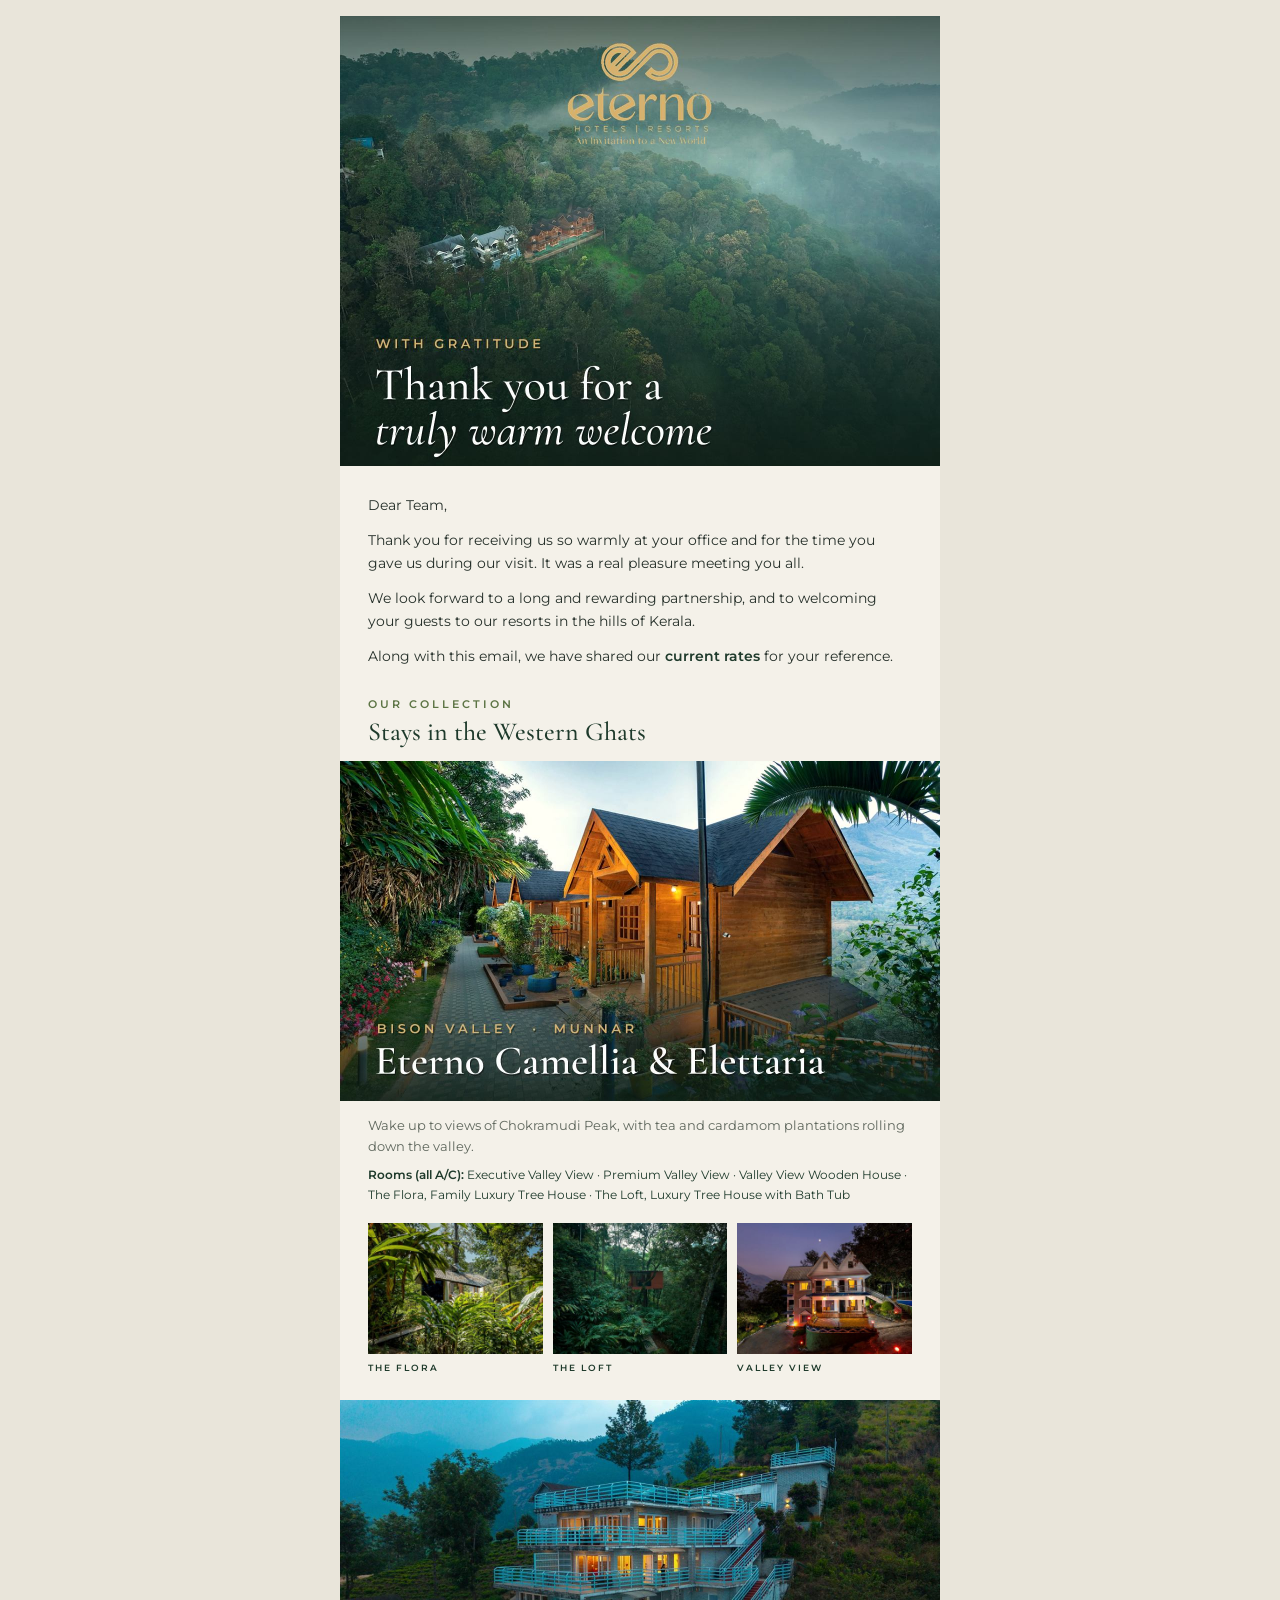
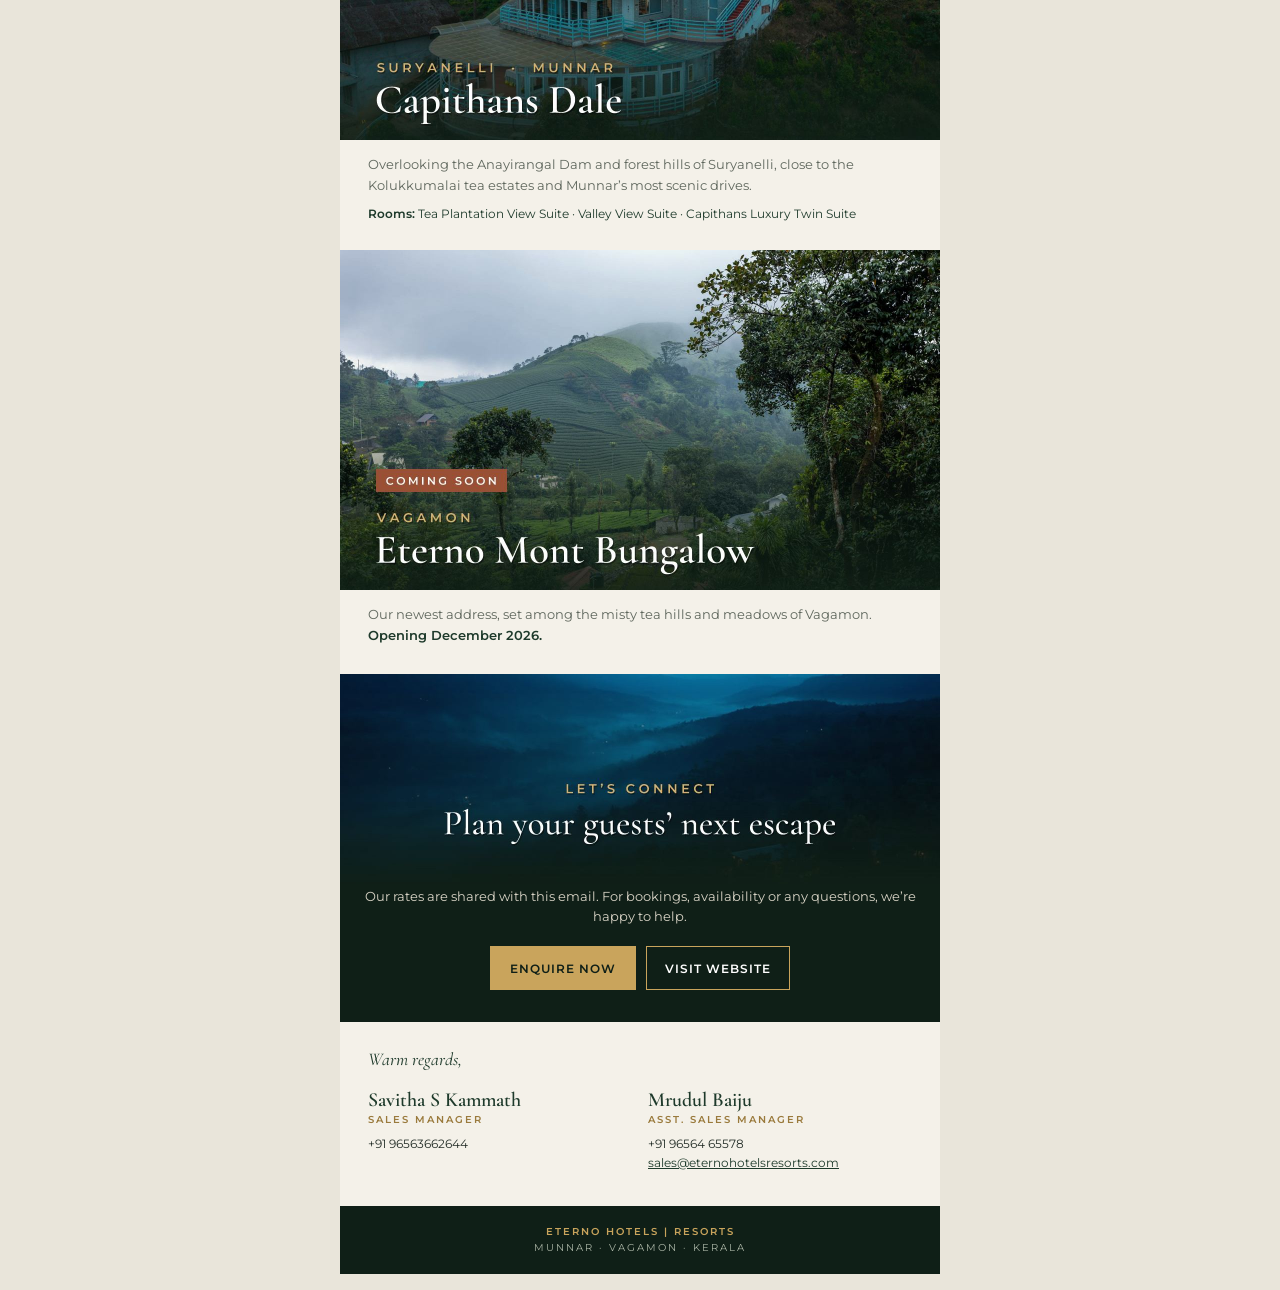
<file: email.html>
<!DOCTYPE html>
<html lang="en" xmlns="http://www.w3.org/1999/xhtml" xmlns:v="urn:schemas-microsoft-com:vml" xmlns:o="urn:schemas-microsoft-com:office:office">
<head>
  <meta charset="UTF-8">
  <meta name="viewport" content="width=device-width, initial-scale=1.0">
  <meta http-equiv="X-UA-Compatible" content="IE=edge">
  <meta name="x-apple-disable-message-reformatting">
  <meta name="format-detection" content="telephone=no, address=no, email=no, date=no">
  <title>Thank you from Eterno Hotels &amp; Resorts</title>
  <!-- Premium fonts for live text in Apple Mail / iPhone; other apps use Georgia and Arial.
       Headlines, names and the logo are built into the photos, so they look the same everywhere. -->
  <!--[if !mso]><!-->
  <link href="https://fonts.googleapis.com/css2?family=Cormorant+Garamond:ital,wght@0,500;0,600;1,500&family=Montserrat:wght@400;500;600&display=swap" rel="stylesheet">
  <!--<![endif]-->
  <!--[if mso]>
  <noscript><xml><o:OfficeDocumentSettings><o:PixelsPerInch>96</o:PixelsPerInch></o:OfficeDocumentSettings></xml></noscript>
  <style>h1,h2,h3,p,td,a,span,div{font-family:Arial,Helvetica,sans-serif !important;}</style>
  <![endif]-->
</head>
<!--
  PALETTE (Western Ghats)
  Shola night  #0f1f17   deep forest canopy (CTA band, footer)
  Forest       #1e3a2b   evergreen (headings)
  Moss         #5c7444   tea & moss (small labels)
  Hornbill gold#c9a45c   from the Eterno logo (accents, button)
  Mist         #f4f1e9   monsoon mist (page background)

  IMAGES are loaded from GitHub Pages:
  https://cutavyb-debug.github.io/Eterrno-Marketing-Starter/images/
-->
<body style="margin:0; padding:0; background-color:#e9e5da; -webkit-text-size-adjust:100%; -ms-text-size-adjust:100%;">

  <!-- Preheader (inbox preview line) -->
  <div style="display:none; max-height:0; overflow:hidden; mso-hide:all; font-size:1px; line-height:1px; color:#e9e5da;">
    Thank you for a warm welcome. A short introduction to our resorts in Munnar and Vagamon.
  </div>

  <table role="presentation" width="100%" cellpadding="0" cellspacing="0" border="0" style="background-color:#e9e5da;">
    <tr>
      <td align="center" style="padding:16px 8px;">

        <!--[if mso]><table role="presentation" width="600" cellpadding="0" cellspacing="0" border="0"><tr><td><![endif]-->
        <table role="presentation" width="100%" cellpadding="0" cellspacing="0" border="0" style="max-width:600px; width:100%; background-color:#f4f1e9;">

          <!-- ========== HERO (logo + headline built into the photo) ========== -->
          <tr>
            <td bgcolor="#1e3a2b" style="background-color:#1e3a2b;">
              <a href="https://www.eternohotelsresorts.com" target="_blank" style="text-decoration:none;">
                <img src="https://cutavyb-debug.github.io/Eterrno-Marketing-Starter/images/hero.jpg" width="600" alt="Eterno Hotels | Resorts: Thank you for a truly warm welcome" style="display:block; width:100%; max-width:600px; height:auto; border:0; font-family:Georgia, serif; font-size:22px; line-height:30px; color:#ffffff;">
              </a>
            </td>
          </tr>

          <!-- ========== PERSONAL NOTE ========== -->
          <tr>
            <td style="padding:28px 28px 4px; font-family:Montserrat, Arial, Helvetica, sans-serif; font-size:14px; line-height:23px; color:#26302a;">
              <p style="margin:0 0 12px;">Dear Team,</p>
              <p style="margin:0 0 12px;">Thank you for receiving us so warmly at your office and for the time you gave us during our visit. It was a real pleasure meeting you all.</p>
              <p style="margin:0 0 12px;">We look forward to a long and rewarding partnership, and to welcoming your guests to our resorts in the hills of Kerala.</p>
              <p style="margin:0;">Along with this email, we have shared our <strong style="font-weight:600; color:#1e3a2b;">current rates</strong> for your reference.</p>
            </td>
          </tr>

          <!-- ========== INTRO ========== -->
          <tr>
            <td style="padding:24px 28px 14px;">
              <p style="margin:0 0 4px; font-family:Montserrat, Arial, Helvetica, sans-serif; font-size:11px; line-height:16px; letter-spacing:3px; font-weight:600; color:#5c7444;">OUR COLLECTION</p>
              <p style="margin:0; font-family:'Cormorant Garamond', Georgia, 'Times New Roman', serif; font-size:26px; line-height:31px; font-weight:500; color:#1e3a2b;">Stays in the Western Ghats</p>
            </td>
          </tr>

          <!-- ========== PROPERTY 1: ETERNO CAMELLIA & ELETTARIA ========== -->
          <tr>
            <td bgcolor="#1e3a2b" style="background-color:#1e3a2b;">
              <img src="https://cutavyb-debug.github.io/Eterrno-Marketing-Starter/images/camellia.jpg" width="600" alt="Eterno Camellia &amp; Elettaria, Bison Valley, Munnar" style="display:block; width:100%; max-width:600px; height:auto; border:0; font-family:Georgia, serif; font-size:20px; line-height:28px; color:#ffffff;">
            </td>
          </tr>
          <tr>
            <td style="padding:14px 28px 4px; font-family:Montserrat, Arial, Helvetica, sans-serif; font-size:13px; line-height:21px; color:#5f675d;">
              <p style="margin:0 0 8px;">Wake up to views of Chokramudi Peak, with tea and cardamom plantations rolling down the valley.</p>
              <p style="margin:0; font-size:12px; line-height:20px; color:#1e3a2b;"><strong style="font-weight:600;">Rooms (all A/C):</strong> Executive Valley View &middot; Premium Valley View &middot; Valley View Wooden House &middot; The Flora, Family Luxury Tree House &middot; The Loft, Luxury Tree House with Bath Tub</p>
            </td>
          </tr>
          <!-- Room photos: 3 in a row on every screen -->
          <tr>
            <td style="padding:14px 23px 26px;">
              <table role="presentation" width="100%" cellpadding="0" cellspacing="0" border="0">
                <tr>
                  <td width="33%" valign="top" style="padding:0 5px;">
                    <img src="https://cutavyb-debug.github.io/Eterrno-Marketing-Starter/images/flora.jpg" width="176" alt="The Flora tree house" style="display:block; width:100%; max-width:176px; height:auto; border:0;">
                    <p style="margin:7px 0 0; font-family:Montserrat, Arial, Helvetica, sans-serif; font-size:9px; line-height:13px; letter-spacing:2px; font-weight:600; color:#1e3a2b;">THE FLORA</p>
                  </td>
                  <td width="33%" valign="top" style="padding:0 5px;">
                    <img src="https://cutavyb-debug.github.io/Eterrno-Marketing-Starter/images/treehouse.jpg" width="176" alt="The Loft tree house in the forest" style="display:block; width:100%; max-width:176px; height:auto; border:0;">
                    <p style="margin:7px 0 0; font-family:Montserrat, Arial, Helvetica, sans-serif; font-size:9px; line-height:13px; letter-spacing:2px; font-weight:600; color:#1e3a2b;">THE LOFT</p>
                  </td>
                  <td width="33%" valign="top" style="padding:0 5px;">
                    <img src="https://cutavyb-debug.github.io/Eterrno-Marketing-Starter/images/valley-view.jpg" width="176" alt="Valley view rooms at dusk" style="display:block; width:100%; max-width:176px; height:auto; border:0;">
                    <p style="margin:7px 0 0; font-family:Montserrat, Arial, Helvetica, sans-serif; font-size:9px; line-height:13px; letter-spacing:2px; font-weight:600; color:#1e3a2b;">VALLEY VIEW</p>
                  </td>
                </tr>
              </table>
            </td>
          </tr>

          <!-- ========== PROPERTY 2: CAPITHANS DALE ========== -->
          <tr>
            <td bgcolor="#1e3a2b" style="background-color:#1e3a2b;">
              <img src="https://cutavyb-debug.github.io/Eterrno-Marketing-Starter/images/capithans.jpg" width="600" alt="Capithans Dale, Suryanelli, Munnar" style="display:block; width:100%; max-width:600px; height:auto; border:0; font-family:Georgia, serif; font-size:20px; line-height:28px; color:#ffffff;">
            </td>
          </tr>
          <tr>
            <td style="padding:14px 28px 26px; font-family:Montserrat, Arial, Helvetica, sans-serif; font-size:13px; line-height:21px; color:#5f675d;">
              <p style="margin:0 0 8px;">Overlooking the Anayirangal Dam and forest hills of Suryanelli, close to the Kolukkumalai tea estates and Munnar&rsquo;s most scenic drives.</p>
              <p style="margin:0; font-size:12px; line-height:20px; color:#1e3a2b;"><strong style="font-weight:600;">Rooms:</strong> Tea Plantation View Suite &middot; Valley View Suite &middot; Capithans Luxury Twin Suite</p>
            </td>
          </tr>

          <!-- ========== PROPERTY 3: ETERNO MONT BUNGALOW (COMING SOON) ========== -->
          <tr>
            <td bgcolor="#1e3a2b" style="background-color:#1e3a2b;">
              <img src="https://cutavyb-debug.github.io/Eterrno-Marketing-Starter/images/mont-bungalow.jpg" width="600" alt="Coming soon: Eterno Mont Bungalow, Vagamon" style="display:block; width:100%; max-width:600px; height:auto; border:0; font-family:Georgia, serif; font-size:20px; line-height:28px; color:#ffffff;">
            </td>
          </tr>
          <tr>
            <td style="padding:14px 28px 28px; font-family:Montserrat, Arial, Helvetica, sans-serif; font-size:13px; line-height:21px; color:#5f675d;">
              <p style="margin:0;">Our newest address, set among the misty tea hills and meadows of Vagamon. <strong style="font-weight:600; color:#1e3a2b;">Opening December 2026.</strong></p>
            </td>
          </tr>

          <!-- ========== CLOSING: photo with headline, then live text + buttons ========== -->
          <tr>
            <td bgcolor="#0f1f17" style="background-color:#0f1f17;">
              <img src="https://cutavyb-debug.github.io/Eterrno-Marketing-Starter/images/cta.jpg" width="600" alt="Let&rsquo;s connect: plan your guests&rsquo; next escape" style="display:block; width:100%; max-width:600px; height:auto; border:0; font-family:Georgia, serif; font-size:20px; line-height:28px; color:#ffffff;">
            </td>
          </tr>
          <tr>
            <td align="center" bgcolor="#0f1f17" style="background-color:#0f1f17; padding:2px 20px 32px;">
              <p style="margin:0 0 20px; font-family:Montserrat, Arial, Helvetica, sans-serif; font-size:13px; line-height:20px; color:#d9d4c6;">Our rates are shared with this email. For bookings, availability or any questions, we&rsquo;re happy to help.</p>
              <table role="presentation" cellpadding="0" cellspacing="0" border="0" align="center">
                <tr>
                  <td align="center" bgcolor="#c9a45c" style="background-color:#c9a45c; padding:13px 20px;">
                    <a href="https://wa.me/919656465578?text=Hello%2C%20I%27d%20like%20to%20enquire%20about%20Eterno%20Hotels%20%26%20Resorts." target="_blank" style="font-family:Montserrat, Arial, Helvetica, sans-serif; font-size:12px; line-height:16px; letter-spacing:1px; font-weight:600; color:#0f1f17; text-decoration:none; white-space:nowrap;">ENQUIRE NOW</a>
                  </td>
                  <td width="10" style="font-size:0; line-height:0;">&nbsp;</td>
                  <td align="center" style="border:1px solid #c9a45c; padding:12px 18px;">
                    <a href="https://www.eternohotelsresorts.com" target="_blank" style="font-family:Montserrat, Arial, Helvetica, sans-serif; font-size:12px; line-height:16px; letter-spacing:1px; font-weight:600; color:#ffffff; text-decoration:none; white-space:nowrap;">VISIT WEBSITE</a>
                  </td>
                </tr>
              </table>
            </td>
          </tr>

          <!-- ========== SIGNATURE (two columns, stacks on mobile) ========== -->
          <tr>
            <td style="padding:26px 28px 0; font-family:'Cormorant Garamond', Georgia, 'Times New Roman', serif; font-size:18px; line-height:22px; font-style:italic; color:#1e3a2b;">Warm regards,</td>
          </tr>
          <tr>
            <td align="center" style="padding:10px 20px 26px; font-size:0;">
              <!--[if mso]><table role="presentation" width="560" cellpadding="0" cellspacing="0" border="0"><tr><td width="280" valign="top"><![endif]-->
              <div style="display:inline-block; width:100%; max-width:280px; vertical-align:top;">
                <table role="presentation" width="100%" cellpadding="0" cellspacing="0" border="0"><tr><td style="padding:8px; text-align:left; font-family:Montserrat, Arial, Helvetica, sans-serif; font-size:12px; line-height:19px; color:#5f675d;">
                  <p style="margin:0; font-family:'Cormorant Garamond', Georgia, serif; font-size:20px; line-height:24px; font-weight:600; color:#1e3a2b;">Savitha S Kammath</p>
                  <p style="margin:0 0 6px; font-size:10px; line-height:16px; letter-spacing:2px; font-weight:600; color:#9a7a3c;">SALES MANAGER</p>
                  <p style="margin:0; color:#26302a;">+91 96563662644</p>
                </td></tr></table>
              </div>
              <!--[if mso]></td><td width="280" valign="top"><![endif]-->
              <div style="display:inline-block; width:100%; max-width:280px; vertical-align:top;">
                <table role="presentation" width="100%" cellpadding="0" cellspacing="0" border="0"><tr><td style="padding:8px; text-align:left; font-family:Montserrat, Arial, Helvetica, sans-serif; font-size:12px; line-height:19px; color:#5f675d;">
                  <p style="margin:0; font-family:'Cormorant Garamond', Georgia, serif; font-size:20px; line-height:24px; font-weight:600; color:#1e3a2b;">Mrudul Baiju</p>
                  <p style="margin:0 0 6px; font-size:10px; line-height:16px; letter-spacing:2px; font-weight:600; color:#9a7a3c;">ASST. SALES MANAGER</p>
                  <p style="margin:0; color:#26302a;">+91 96564 65578</p>
                  <p style="margin:0;"><a href="mailto:sales@eternohotelsresorts.com" style="color:#1e3a2b; text-decoration:underline;">sales@eternohotelsresorts.com</a></p>
                </td></tr></table>
              </div>
              <!--[if mso]></td></tr></table><![endif]-->
            </td>
          </tr>

          <!-- ========== FOOTER ========== -->
          <tr>
            <td align="center" bgcolor="#0f1f17" style="background-color:#0f1f17; padding:18px 20px; font-family:Montserrat, Arial, Helvetica, sans-serif; font-size:10px; line-height:16px; letter-spacing:2px; color:#a9b3a4;">
              <a href="https://www.eternohotelsresorts.com" target="_blank" style="color:#c9a45c; text-decoration:none; font-weight:600;">ETERNO HOTELS | RESORTS</a><br>
              MUNNAR &middot; VAGAMON &middot; KERALA
            </td>
          </tr>

        </table>
        <!--[if mso]></td></tr></table><![endif]-->

      </td>
    </tr>
  </table>
</body>
</html>
</file>
